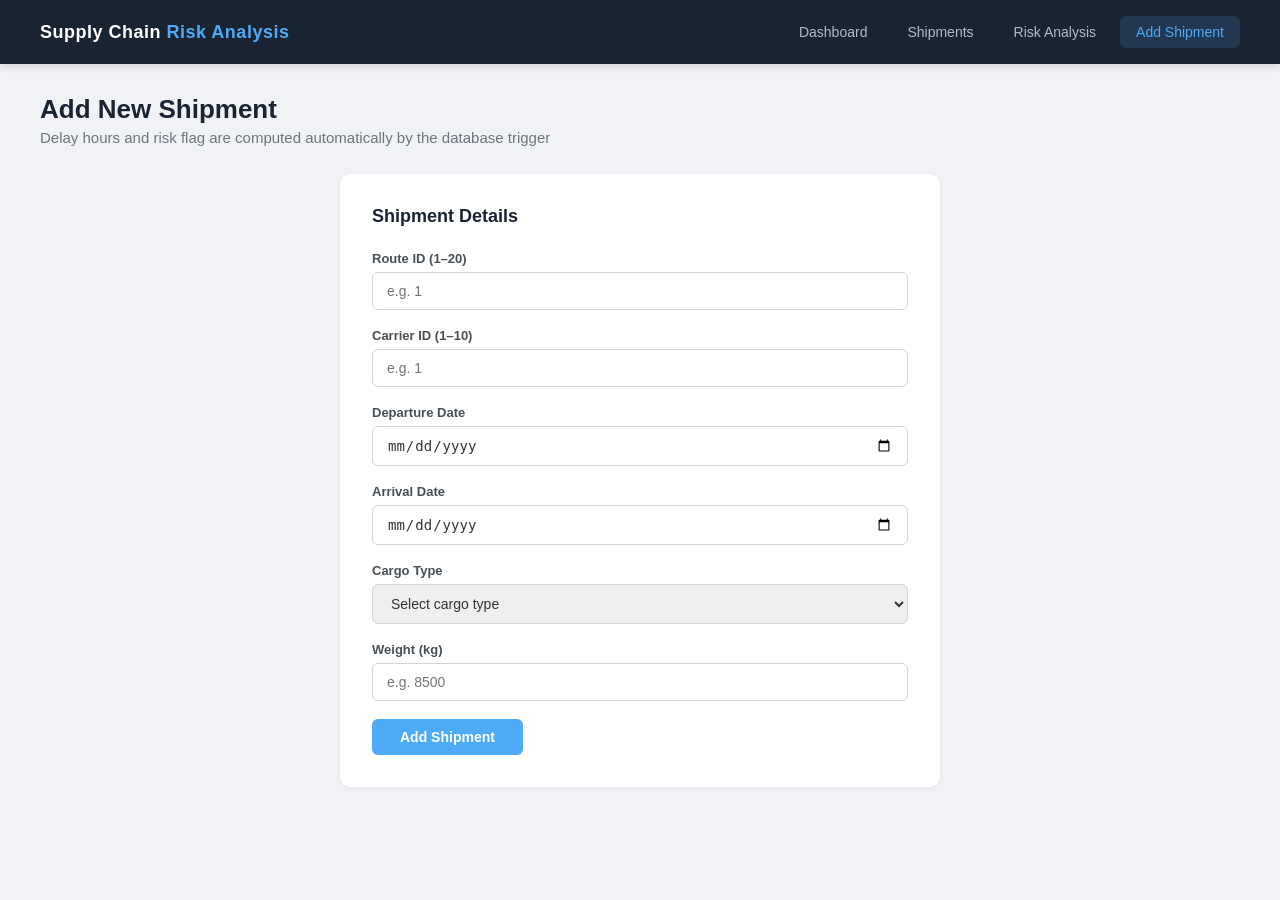
<file: frontend/add_shipment.html>
<!DOCTYPE html>
<html lang="en">
<head>
    <meta charset="UTF-8">
    <meta name="viewport" content="width=device-width, initial-scale=1.0">
    <title>Add Shipment — Supply Chain Risk Analysis</title>
    <link rel="stylesheet" href="style.css">
</head>
<body>

    <!-- Navbar -->
    <header class="navbar">
        <div class="logo">Supply Chain <span>Risk Analysis</span></div>
        <nav>
            <a href="index.html">Dashboard</a>
            <a href="shipments.html">Shipments</a>
            <a href="risk.html">Risk Analysis</a>
            <a href="add_shipment.html" class="active">Add Shipment</a>
        </nav>
    </header>

    <!-- Page Content -->
    <div class="container">
        <div class="page-header">
            <h1>Add New Shipment</h1>
            <p>Delay hours and risk flag are computed automatically by the database trigger</p>
        </div>

        <!-- Alerts -->
        <div class="alert alert-success" id="alert-success"></div>
        <div class="alert alert-error" id="alert-error"></div>

        <!-- Form -->
        <div class="form-card">
            <h2>Shipment Details</h2>
            <form id="add-shipment-form">
                <div class="form-group">
                    <label for="route_id">Route ID (1–20)</label>
                    <input type="number" id="route_id" min="1" max="20" required placeholder="e.g. 1">
                </div>

                <div class="form-group">
                    <label for="carrier_id">Carrier ID (1–10)</label>
                    <input type="number" id="carrier_id" min="1" max="10" required placeholder="e.g. 1">
                </div>

                <div class="form-group">
                    <label for="departure_date">Departure Date</label>
                    <input type="date" id="departure_date" required>
                </div>

                <div class="form-group">
                    <label for="arrival_date">Arrival Date</label>
                    <input type="date" id="arrival_date" required>
                </div>

                <div class="form-group">
                    <label for="cargo_type">Cargo Type</label>
                    <select id="cargo_type" required>
                        <option value="">Select cargo type</option>
                        <option value="Electronics">Electronics</option>
                        <option value="Machinery">Machinery</option>
                        <option value="Textiles">Textiles</option>
                        <option value="Automotive Parts">Automotive Parts</option>
                        <option value="Perishable Goods">Perishable Goods</option>
                        <option value="Chemicals">Chemicals</option>
                        <option value="Furniture">Furniture</option>
                        <option value="Raw Materials">Raw Materials</option>
                        <option value="Pharmaceuticals">Pharmaceuticals</option>
                        <option value="Consumer Goods">Consumer Goods</option>
                        <option value="Food & Beverages">Food & Beverages</option>
                        <option value="Plastics">Plastics</option>
                    </select>
                </div>

                <div class="form-group">
                    <label for="weight_kg">Weight (kg)</label>
                    <input type="number" id="weight_kg" min="1" step="0.1" required placeholder="e.g. 8500">
                </div>

                <button type="submit" class="btn btn-primary">Add Shipment</button>
            </form>
        </div>
    </div>

    <script src="charts.js"></script>
    <script>loadAddShipmentForm();</script>
</body>
</html>
</file>
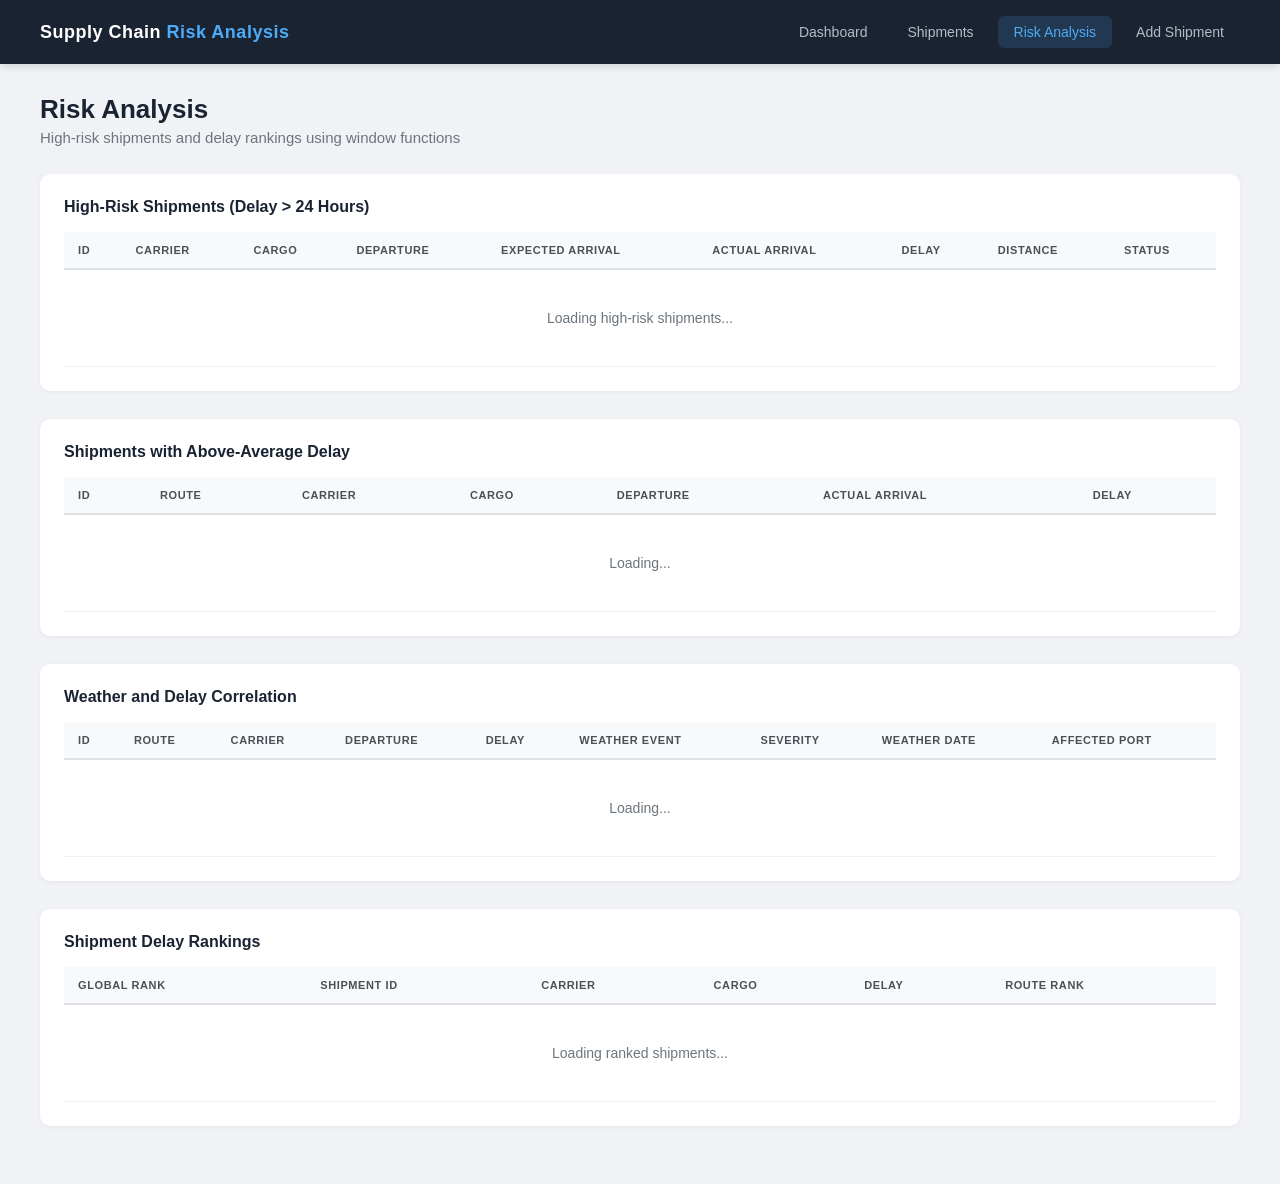
<file: frontend/risk.html>
<!DOCTYPE html>
<html lang="en">
<head>
    <meta charset="UTF-8">
    <meta name="viewport" content="width=device-width, initial-scale=1.0">
    <title>Risk Analysis — Supply Chain Risk Analysis</title>
    <link rel="stylesheet" href="style.css">
</head>
<body>

    <!-- Navbar -->
    <header class="navbar">
        <div class="logo">Supply Chain <span>Risk Analysis</span></div>
        <nav>
            <a href="index.html">Dashboard</a>
            <a href="shipments.html">Shipments</a>
            <a href="risk.html" class="active">Risk Analysis</a>
            <a href="add_shipment.html">Add Shipment</a>
        </nav>
    </header>

    <!-- Page Content -->
    <div class="container">
        <div class="page-header">
            <h1>Risk Analysis</h1>
            <p>High-risk shipments and delay rankings using window functions</p>
        </div>

        <!-- High Risk Shipments -->
        <div class="table-card">
            <h2>High-Risk Shipments (Delay &gt; 24 Hours)</h2>
            <table>
                <thead>
                    <tr>
                        <th>ID</th>
                        <th>Carrier</th>
                        <th>Cargo</th>
                        <th>Departure</th>
                        <th>Expected Arrival</th>
                        <th>Actual Arrival</th>
                        <th>Delay</th>
                        <th>Distance</th>
                        <th>Status</th>
                    </tr>
                </thead>
                <tbody id="highrisk-tbody">
                    <tr><td colspan="9" class="loading">Loading high-risk shipments...</td></tr>
                </tbody>
            </table>
        </div>

        <!-- Above Average Delay -->
        <div class="table-card">
            <h2>Shipments with Above-Average Delay</h2>
            <table>
                <thead>
                    <tr>
                        <th>ID</th>
                        <th>Route</th>
                        <th>Carrier</th>
                        <th>Cargo</th>
                        <th>Departure</th>
                        <th>Actual Arrival</th>
                        <th>Delay</th>
                    </tr>
                </thead>
                <tbody id="aboveavg-tbody">
                    <tr><td colspan="7" class="loading">Loading...</td></tr>
                </tbody>
            </table>
        </div>

        <!-- Weather Risk Correlation -->
        <div class="table-card">
            <h2>Weather and Delay Correlation</h2>
            <table>
                <thead>
                    <tr>
                        <th>ID</th>
                        <th>Route</th>
                        <th>Carrier</th>
                        <th>Departure</th>
                        <th>Delay</th>
                        <th>Weather Event</th>
                        <th>Severity</th>
                        <th>Weather Date</th>
                        <th>Affected Port</th>
                    </tr>
                </thead>
                <tbody id="weather-tbody">
                    <tr><td colspan="9" class="loading">Loading...</td></tr>
                </tbody>
            </table>
        </div>

        <!-- Ranked Shipments -->
        <div class="table-card">
            <h2>Shipment Delay Rankings</h2>
            <table>
                <thead>
                    <tr>
                        <th>Global Rank</th>
                        <th>Shipment ID</th>
                        <th>Carrier</th>
                        <th>Cargo</th>
                        <th>Delay</th>
                        <th>Route Rank</th>
                    </tr>
                </thead>
                <tbody id="ranked-tbody">
                    <tr><td colspan="6" class="loading">Loading ranked shipments...</td></tr>
                </tbody>
            </table>
        </div>
    </div>

    <script src="charts.js"></script>
    <script>loadRiskAnalysis();</script>
</body>
</html>
</file>
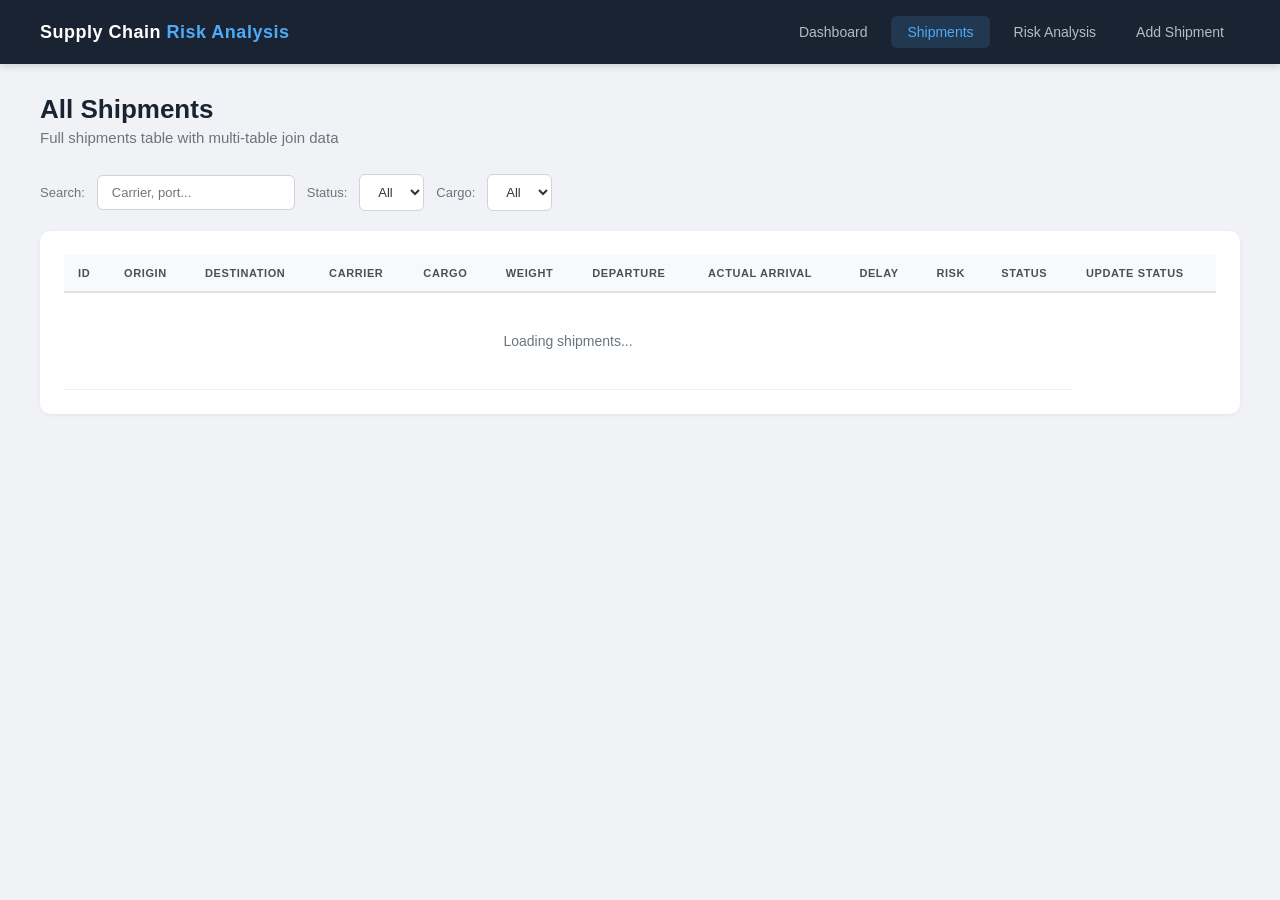
<file: frontend/shipments.html>
<!DOCTYPE html>
<html lang="en">
<head>
    <meta charset="UTF-8">
    <meta name="viewport" content="width=device-width, initial-scale=1.0">
    <title>Shipments — Supply Chain Risk Analysis</title>
    <link rel="stylesheet" href="style.css">
</head>
<body>

    <!-- Navbar -->
    <header class="navbar">
        <div class="logo">Supply Chain <span>Risk Analysis</span></div>
        <nav>
            <a href="index.html">Dashboard</a>
            <a href="shipments.html" class="active">Shipments</a>
            <a href="risk.html">Risk Analysis</a>
            <a href="add_shipment.html">Add Shipment</a>
        </nav>
    </header>

    <!-- Page Content -->
    <div class="container">
        <div class="page-header">
            <h1>All Shipments</h1>
            <p>Full shipments table with multi-table join data</p>
        </div>

        <!-- Filters -->
        <div class="filters-bar">
            <label for="filter-search">Search:</label>
            <input type="text" id="filter-search" placeholder="Carrier, port...">

            <label for="filter-status">Status:</label>
            <select id="filter-status">
                <option value="">All</option>
            </select>

            <label for="filter-cargo">Cargo:</label>
            <select id="filter-cargo">
                <option value="">All</option>
            </select>
        </div>

        <!-- Shipments Table -->
        <div class="table-card">
            <table>
                <thead>
                    <tr>
                        <th>ID</th>
                        <th>Origin</th>
                        <th>Destination</th>
                        <th>Carrier</th>
                        <th>Cargo</th>
                        <th>Weight</th>
                        <th>Departure</th>
                        <th>Actual Arrival</th>
                        <th>Delay</th>
                        <th>Risk</th>
                        <th>Status</th>
                        <th>Update Status</th>
                    </tr>
                </thead>
                <tbody id="shipments-tbody">
                    <tr><td colspan="11" class="loading">Loading shipments...</td></tr>
                </tbody>
            </table>
        </div>
    </div>

    <script src="charts.js"></script>
    <script>loadShipments();</script>
</body>
</html>
</file>
<file: frontend/style.css>
/* ============================================================
   Advanced Supply Chain Risk Analysis System — Stylesheet
   ============================================================ */

* {
    margin: 0;
    padding: 0;
    box-sizing: border-box;
}

body {
    font-family: 'Segoe UI', Tahoma, Geneva, Verdana, sans-serif;
    background: #f0f2f5;
    color: #333;
}

/* --- Navbar --- */
.navbar {
    background: #1a2332;
    padding: 16px 40px;
    display: flex;
    align-items: center;
    justify-content: space-between;
    box-shadow: 0 2px 8px rgba(0,0,0,0.15);
    position: sticky;
    top: 0;
    z-index: 100;
}

.navbar .logo {
    color: #fff;
    font-size: 18px;
    font-weight: 700;
    letter-spacing: 0.5px;
}

.navbar .logo span {
    color: #4dabf7;
}

.navbar nav {
    display: flex;
    gap: 8px;
}

.navbar nav a {
    color: #b0bec5;
    text-decoration: none;
    padding: 8px 16px;
    border-radius: 6px;
    font-size: 14px;
    font-weight: 500;
    transition: all 0.2s;
}

.navbar nav a:hover,
.navbar nav a.active {
    background: rgba(77, 171, 247, 0.15);
    color: #4dabf7;
}

/* --- Page Container --- */
.container {
    max-width: 1280px;
    margin: 0 auto;
    padding: 30px 40px;
}

/* --- Page Header --- */
.page-header {
    margin-bottom: 28px;
}

.page-header h1 {
    font-size: 26px;
    color: #1a2332;
    font-weight: 700;
}

.page-header p {
    color: #6c757d;
    margin-top: 4px;
    font-size: 15px;
}

/* --- Summary Metric Cards --- */
.metrics-row {
    display: grid;
    grid-template-columns: repeat(auto-fit, minmax(220px, 1fr));
    gap: 20px;
    margin-bottom: 30px;
}

.metric-card {
    background: #fff;
    border-radius: 10px;
    padding: 22px 26px;
    box-shadow: 0 1px 4px rgba(0,0,0,0.06);
    border-left: 4px solid #4dabf7;
}

.metric-card.warning {
    border-left-color: #ffc107;
}

.metric-card.danger {
    border-left-color: #e74c3c;
}

.metric-card.success {
    border-left-color: #2ecc71;
}

.metric-card h3 {
    font-size: 13px;
    color: #6c757d;
    text-transform: uppercase;
    letter-spacing: 0.8px;
    margin-bottom: 8px;
}

.metric-card .value {
    font-size: 30px;
    font-weight: 700;
    color: #1a2332;
}

.metric-card .unit {
    font-size: 14px;
    color: #6c757d;
    font-weight: 400;
    margin-left: 4px;
}

/* --- Chart Cards --- */
.charts-row {
    display: grid;
    grid-template-columns: 1fr 1fr;
    gap: 24px;
    margin-bottom: 30px;
}

.chart-card {
    background: #fff;
    border-radius: 10px;
    padding: 24px;
    box-shadow: 0 1px 4px rgba(0,0,0,0.06);
}

.chart-card h2 {
    font-size: 16px;
    color: #1a2332;
    margin-bottom: 16px;
    font-weight: 600;
}

.chart-card canvas {
    width: 100% !important;
    max-height: 350px;
}

/* --- Tables --- */
.table-card {
    background: #fff;
    border-radius: 10px;
    padding: 24px;
    box-shadow: 0 1px 4px rgba(0,0,0,0.06);
    margin-bottom: 28px;
    overflow-x: auto;
}

.table-card h2 {
    font-size: 16px;
    color: #1a2332;
    margin-bottom: 16px;
    font-weight: 600;
}

table {
    width: 100%;
    border-collapse: collapse;
    font-size: 13px;
}

thead th {
    background: #f8f9fa;
    color: #495057;
    font-weight: 600;
    text-transform: uppercase;
    font-size: 11px;
    letter-spacing: 0.6px;
    padding: 12px 14px;
    text-align: left;
    border-bottom: 2px solid #dee2e6;
    white-space: nowrap;
}

tbody td {
    padding: 10px 14px;
    border-bottom: 1px solid #f0f0f0;
    color: #333;
}

tbody tr:hover {
    background: #f8f9fa;
}

.status-select {
    padding: 4px 8px;
    border: 1px solid #ddd;
    border-radius: 6px;
    font-size: 12px;
    background: #fff;
    cursor: pointer;
}

/* --- Status & Flag Badges --- */
.badge {
    display: inline-block;
    padding: 3px 10px;
    border-radius: 12px;
    font-size: 11px;
    font-weight: 600;
    text-transform: uppercase;
}

.badge-delivered {
    background: #d4edda;
    color: #155724;
}

.badge-transit {
    background: #cce5ff;
    color: #004085;
}

.badge-delayed {
    background: #fff3cd;
    color: #856404;
}

.badge-risk {
    background: #f8d7da;
    color: #721c24;
}

.badge-safe {
    background: #d4edda;
    color: #155724;
}

/* --- Filters Bar --- */
.filters-bar {
    display: flex;
    gap: 12px;
    margin-bottom: 20px;
    flex-wrap: wrap;
    align-items: center;
}

.filters-bar input,
.filters-bar select {
    padding: 9px 14px;
    border: 1px solid #ced4da;
    border-radius: 6px;
    font-size: 13px;
    background: #fff;
    color: #333;
}

.filters-bar input:focus,
.filters-bar select:focus {
    outline: none;
    border-color: #4dabf7;
    box-shadow: 0 0 0 3px rgba(77,171,247,0.15);
}

.filters-bar label {
    font-size: 13px;
    color: #6c757d;
    font-weight: 500;
}

/* --- Form Styles --- */
.form-card {
    background: #fff;
    border-radius: 10px;
    padding: 32px;
    box-shadow: 0 1px 4px rgba(0,0,0,0.06);
    max-width: 600px;
    margin: 0 auto;
}

.form-card h2 {
    font-size: 18px;
    color: #1a2332;
    margin-bottom: 24px;
    font-weight: 600;
}

.form-group {
    margin-bottom: 18px;
}

.form-group label {
    display: block;
    font-size: 13px;
    font-weight: 600;
    color: #495057;
    margin-bottom: 6px;
}

.form-group input,
.form-group select {
    width: 100%;
    padding: 10px 14px;
    border: 1px solid #ced4da;
    border-radius: 6px;
    font-size: 14px;
    color: #333;
    transition: border-color 0.2s;
}

.form-group input:focus,
.form-group select:focus {
    outline: none;
    border-color: #4dabf7;
    box-shadow: 0 0 0 3px rgba(77,171,247,0.15);
}

.btn {
    padding: 10px 28px;
    border: none;
    border-radius: 6px;
    font-size: 14px;
    font-weight: 600;
    cursor: pointer;
    transition: all 0.2s;
}

.btn-primary {
    background: #4dabf7;
    color: #fff;
}

.btn-primary:hover {
    background: #339af0;
}

/* --- Alert Messages --- */
.alert {
    padding: 12px 18px;
    border-radius: 6px;
    margin-bottom: 20px;
    font-size: 14px;
    display: none;
}

.alert-success {
    background: #d4edda;
    color: #155724;
    border: 1px solid #c3e6cb;
}

.alert-error {
    background: #f8d7da;
    color: #721c24;
    border: 1px solid #f5c6cb;
}

/* --- Rank Column --- */
.rank-cell {
    font-weight: 700;
    color: #1a2332;
    font-size: 15px;
}

/* --- Loading State --- */
.loading {
    text-align: center;
    padding: 40px;
    color: #6c757d;
    font-size: 14px;
}

/* --- Responsive --- */
@media (max-width: 900px) {
    .charts-row {
        grid-template-columns: 1fr;
    }

    .navbar {
        padding: 14px 20px;
        flex-direction: column;
        gap: 12px;
    }

    .container {
        padding: 20px;
    }
}
</file>
